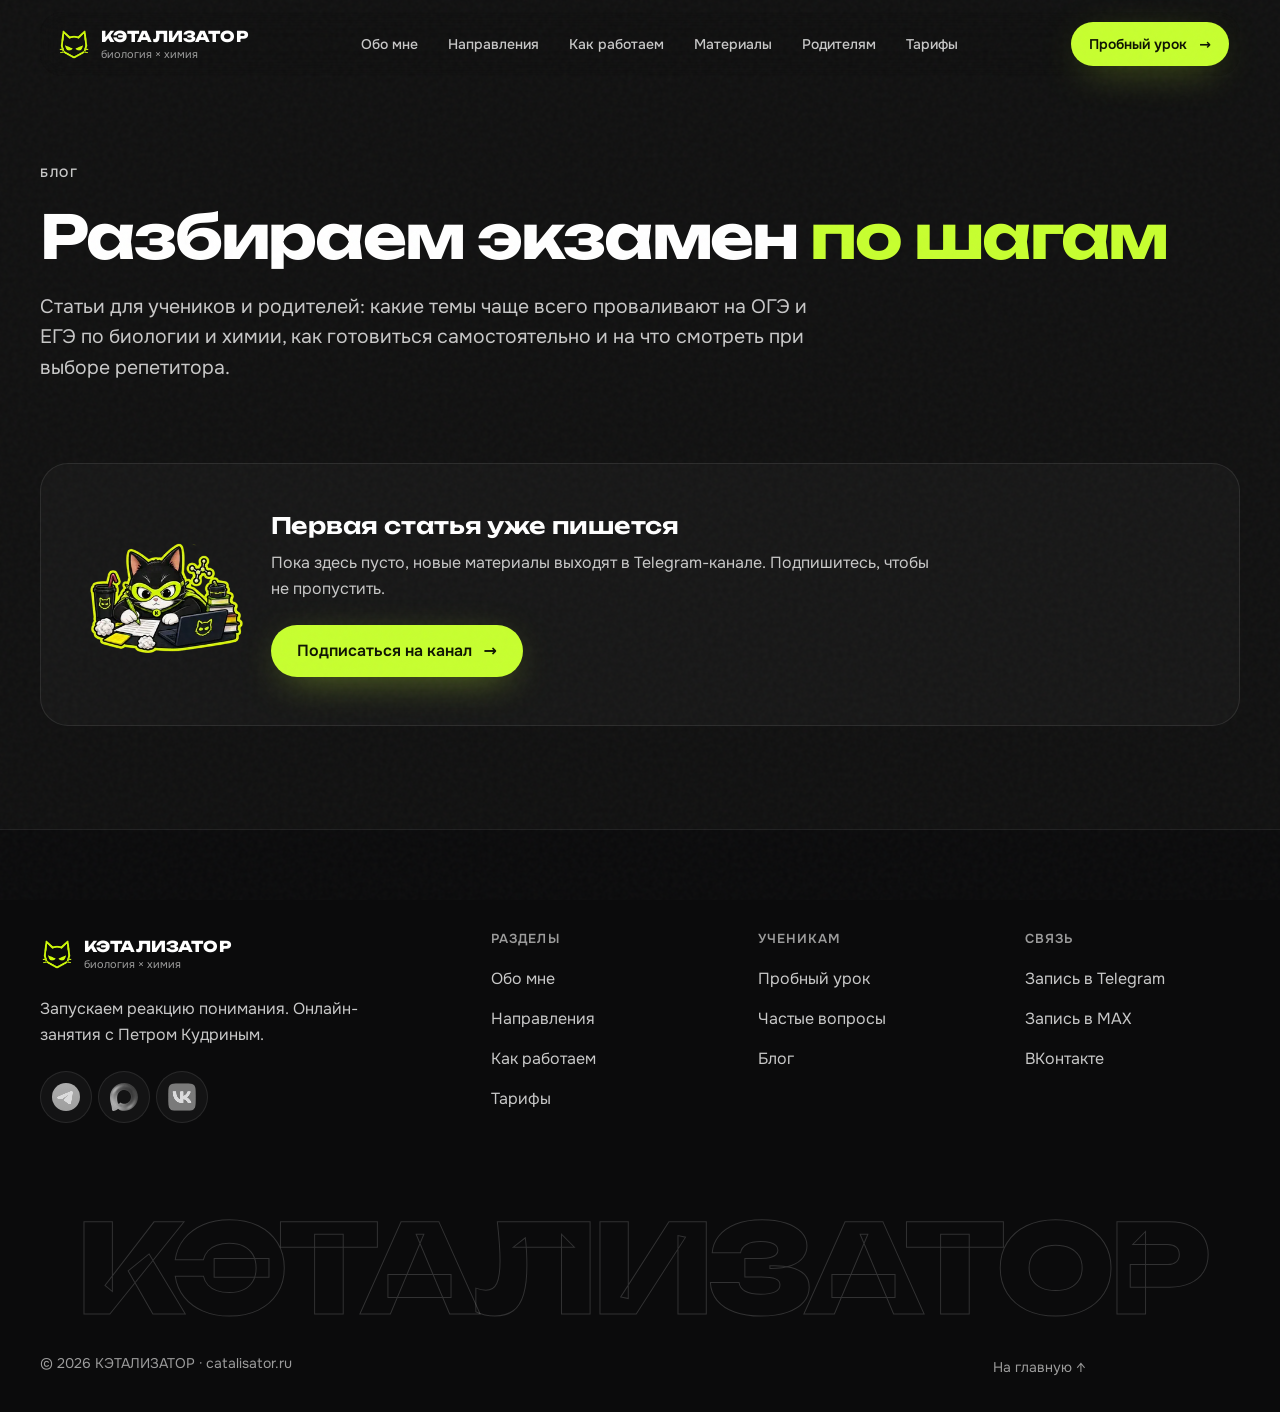
<file: blog/index.html>
<!doctype html>
<html lang="ru" class="no-js">
<head>
  <meta charset="utf-8" />
  <meta name="viewport" content="width=device-width, initial-scale=1, viewport-fit=cover" />
  <script>document.documentElement.className='js';</script>
  <title>Блог о подготовке к ОГЭ и ЕГЭ по биологии и химии | КЭТАЛИЗАТОР</title>
  <meta name="description" content="Статьи о подготовке к ОГЭ и ЕГЭ по биологии и химии: частые ошибки на экзамене, разбор сложных тем, советы по самостоятельной подготовке. Пишет Пётр Кудрин." />
  <meta name="robots" content="index, follow, max-image-preview:large" />
  <link rel="canonical" href="https://catalisator.ru/blog/" />
  <meta name="theme-color" content="#111111" />
  <meta name="color-scheme" content="dark" />

  <link rel="icon" href="/favicon.ico" sizes="any" />
  <link rel="icon" href="/assets/favicon-32.png" type="image/png" sizes="32x32" />
  <link rel="apple-touch-icon" href="/assets/apple-touch-icon.png" />
  <link rel="manifest" href="/site.webmanifest" />

  <meta property="og:type" content="website" />
  <meta property="og:locale" content="ru_RU" />
  <meta property="og:site_name" content="КЭТАЛИЗАТОР" />
  <meta property="og:title" content="Блог КЭТАЛИЗАТОР: подготовка к ОГЭ и ЕГЭ по биологии и химии" />
  <meta property="og:description" content="Частые ошибки на экзамене, разбор сложных тем, советы по самостоятельной подготовке." />
  <meta property="og:image" content="https://catalisator.ru/assets/og-image.jpg" />
  <meta property="og:url" content="https://catalisator.ru/blog/" />
  <meta name="twitter:card" content="summary_large_image" />
  <meta name="twitter:image" content="https://catalisator.ru/assets/og-image.jpg" />

  <link rel="preload" href="/assets/fonts/unbounded-cyr.woff2" as="font" type="font/woff2" crossorigin />
  <link rel="preload" href="/assets/fonts/onest-cyr.woff2" as="font" type="font/woff2" crossorigin />
  <link rel="stylesheet" href="/styles.css" />

  <!-- Yandex.Metrika counter -->
  <script type="text/javascript">
      (function(m,e,t,r,i,k,a){
          m[i]=m[i]||function(){(m[i].a=m[i].a||[]).push(arguments)};
          m[i].l=1*new Date();
          for (var j = 0; j < document.scripts.length; j++) {if (document.scripts[j].src === r) { return; }}
          k=e.createElement(t),a=e.getElementsByTagName(t)[0],k.async=1,k.src=r,a.parentNode.insertBefore(k,a)
      })(window, document,'script','https://mc.yandex.ru/metrika/tag.js?id=112295779', 'ym');

      ym(112295779, 'init', {ssr:true, webvisor:true, clickmap:true, ecommerce:"dataLayer", referrer: document.referrer, url: location.href, accurateTrackBounce:true, trackLinks:true});
  </script>
  <!-- /Yandex.Metrika counter -->

  <!-- Google tag (gtag.js) -->
  <script async src="https://www.googletagmanager.com/gtag/js?id=G-RV0N1HMJJD"></script>
  <script>
    window.dataLayer = window.dataLayer || [];
    function gtag(){dataLayer.push(arguments);}
    gtag('js', new Date());
    gtag('config', 'G-RV0N1HMJJD');
  </script>

  <script type="application/ld+json">
  {
    "@context": "https://schema.org",
    "@graph": [
      {
        "@type": "Blog",
        "name": "Блог КЭТАЛИЗАТОР",
        "description": "Статьи о подготовке к ОГЭ и ЕГЭ по биологии и химии.",
        "url": "https://catalisator.ru/blog/",
        "inLanguage": "ru",
        "publisher": { "@type": "EducationalOrganization", "@id": "https://catalisator.ru/#org", "name": "КЭТАЛИЗАТОР", "url": "https://catalisator.ru/" },
        "author": { "@type": "Person", "@id": "https://catalisator.ru/#peter", "name": "Пётр Кудрин" }
      },
      {
        "@type": "BreadcrumbList",
        "itemListElement": [
          { "@type": "ListItem", "position": 1, "name": "Главная", "item": "https://catalisator.ru/" },
          { "@type": "ListItem", "position": 2, "name": "Блог", "item": "https://catalisator.ru/blog/" }
        ]
      }
    ]
  }
  </script>
</head>
<body>
  <noscript><div><img src="https://mc.yandex.ru/watch/112295779" style="position:absolute; left:-9999px;" alt="" /></div></noscript>
  <a class="skip-link" href="#main">Перейти к содержанию</a>
  <div class="grain" aria-hidden="true"></div>
  <div id="scroll-sentinel" aria-hidden="true" style="position:absolute;top:0;left:0;height:40px;width:1px"></div>

  <header class="site-header">
    <div class="header-bar">
      <a class="brand" href="/" aria-label="КЭТАЛИЗАТОР, на главную">
        <img src="/assets/brand-mark.webp" alt="" width="241" height="234" />
        <span class="brand-name"><strong>КЭТАЛИЗАТОР</strong><small>биология × химия</small></span>
      </a>
      <nav class="nav" aria-label="Основная навигация">
        <a href="/#about">Обо мне</a>
        <a href="/#formats">Направления</a>
        <a href="/#method">Как работаем</a>
        <a href="/#materials">Материалы</a>
        <a href="/#parents">Родителям</a>
        <a href="/#tariffs">Тарифы</a>
      </nav>
      <div class="header-actions">
        <a class="btn btn-primary btn-sm magnetic" href="/#trial">Пробный урок <span class="arrow" aria-hidden="true">→</span></a>
        <button class="menu-btn" type="button" aria-expanded="false" aria-controls="menu" aria-label="Открыть меню"><span></span><span></span></button>
      </div>
    </div>
  </header>

  <div class="sheet" id="menu" aria-hidden="true">
    <div class="sheet-backdrop" data-close></div>
    <div class="sheet-panel" role="dialog" aria-modal="true" aria-label="Меню">
      <div class="sheet-head">
        <a class="brand" href="/" aria-label="КЭТАЛИЗАТОР, на главную"><img src="/assets/brand-mark.webp" alt="" width="241" height="234" loading="lazy" /><span class="brand-name"><strong>КЭТАЛИЗАТОР</strong></span></a>
        <button class="sheet-close" type="button" data-close aria-label="Закрыть меню">×</button>
      </div>
      <nav class="sheet-nav" aria-label="Меню разделов">
        <a href="/#about">Обо мне</a>
        <a href="/#formats">Направления</a>
        <a href="/#method">Как работаем</a>
        <a href="/#materials">Материалы</a>
        <a href="/#parents">Родителям</a>
        <a href="/#tariffs">Тарифы</a>
      </nav>
      <div class="sheet-foot"><a class="btn btn-primary btn-lg" href="/#trial">Пробный урок <span class="arrow" aria-hidden="true">→</span></a></div>
    </div>
  </div>

  <main id="main">
    <section class="blog-hero" aria-labelledby="blog-title">
      <div class="container">
        <p class="eyebrow">Блог</p>
        <h1 class="h1" id="blog-title" style="margin-top:22px">Разбираем экзамен <span class="lime">по шагам</span></h1>
        <p class="lead">Статьи для учеников и родителей: какие темы чаще всего проваливают на ОГЭ и ЕГЭ по биологии и химии, как готовиться самостоятельно и на что смотреть при выборе репетитора.</p>
      </div>
    </section>

    <section class="section" style="padding-top:40px" aria-label="Статьи блога">
      <div class="container">
        <article class="blog-empty" data-reveal>
          <img src="/assets/ket-working-256.webp" srcset="/assets/ket-working-256.webp 256w, /assets/ket-working-512.webp 512w" sizes="170px" width="256" height="256" alt="" loading="lazy" decoding="async" />
          <div>
            <h2 class="h3">Первая статья уже пишется</h2>
            <p class="body">Пока здесь пусто, новые материалы выходят в Telegram-канале. Подпишитесь, чтобы не пропустить.</p>
            <a class="btn btn-primary" data-social="telegram" href="https://t.me/catalisator_rep" target="_blank" rel="noopener noreferrer">Подписаться на канал <span class="arrow" aria-hidden="true">→</span></a>
          </div>
        </article>
      </div>
    </section>
  </main>

  <footer class="footer">
    <div class="container">
      <div class="footer-top">
        <div class="footer-brand">
          <a class="brand" href="/" aria-label="КЭТАЛИЗАТОР, на главную">
            <img src="/assets/brand-mark.webp" alt="" width="241" height="234" loading="lazy" />
            <span class="brand-name"><strong>КЭТАЛИЗАТОР</strong><small>биология × химия</small></span>
          </a>
          <p>Запускаем реакцию понимания. Онлайн-занятия с Петром Кудриным.</p>
          <div class="socials socials-lg">
            <a class="social" data-social="telegram" href="https://t.me/catalisator_rep" target="_blank" rel="noopener noreferrer" aria-label="Telegram-канал"><img src="/assets/telegram.svg" alt="" width="28" height="28" loading="lazy" /></a>
            <a class="social" data-social="max" href="https://max.ru/u/f9LHodD0cOKz8u-ONa0H9h4THAJk7FckAPWvpkYEHCgTTvvI0jmM8DdzvXI" target="_blank" rel="noopener noreferrer" aria-label="MAX"><img src="/assets/max.svg" alt="" width="28" height="28" loading="lazy" /></a>
            <a class="social" data-social="vk" href="https://vk.ru/catalizator_rep" target="_blank" rel="noopener noreferrer" aria-label="ВКонтакте"><img src="/assets/vk.svg" alt="" width="28" height="28" loading="lazy" /></a>
            <a class="social" data-social="youtube" href="#" target="_blank" rel="noopener noreferrer" aria-label="YouTube" hidden><img src="/assets/youtube.svg" alt="" width="28" height="28" loading="lazy" /></a>
          </div>
        </div>
        <nav class="footer-col" aria-labelledby="f-nav">
          <h2 id="f-nav">Разделы</h2>
          <ul>
            <li><a href="/#about">Обо мне</a></li>
            <li><a href="/#formats">Направления</a></li>
            <li><a href="/#method">Как работаем</a></li>
            <li><a href="/#tariffs">Тарифы</a></li>
          </ul>
        </nav>
        <nav class="footer-col" aria-labelledby="f-students">
          <h2 id="f-students">Ученикам</h2>
          <ul>
            <li><a href="/#trial">Пробный урок</a></li>
            <li><a href="/#faq">Частые вопросы</a></li>
            <li><a href="/blog/" aria-current="page">Блог</a></li>
          </ul>
        </nav>
        <div class="footer-col">
          <h2>Связь</h2>
          <ul>
            <li><a data-booking="telegram" href="https://t.me/catalisator_rep_bot" target="_blank" rel="noopener noreferrer">Запись в Telegram</a></li>
            <li><a data-booking="max" href="https://max.ru/u/f9LHodD0cOKz8u-ONa0H9h4THAJk7FckAPWvpkYEHCgTTvvI0jmM8DdzvXI" target="_blank" rel="noopener noreferrer">Запись в MAX</a></li>
            <li><a data-social="vk" href="https://vk.ru/catalizator_rep" target="_blank" rel="noopener noreferrer">ВКонтакте</a></li>
          </ul>
        </div>
      </div>
      <p class="wordmark" aria-hidden="true">КЭТАЛИЗАТОР</p>
      <div class="footer-bottom">
        <span>© <span data-year>2026</span> КЭТАЛИЗАТОР · catalisator.ru</span>
        <a href="/">На главную ↑</a>
      </div>
    </div>
  </footer>

  <script src="/app.js" defer></script>
</body>
</html>
</file>
<file: styles.css>
/* =====================================================================
   КЭТАЛИЗАТОР · design system v6
   Native CSS, без сборки. Тема одна: тёмная (фирменный #111).
   Breakpoints (для справки, в media-запросах переменные не работают):
   sm 480 · md 768 · lg 1024 · xl 1280 · 2xl 1536
   ===================================================================== */

@font-face{font-family:"Unbounded";src:url("assets/fonts/unbounded-cyr.woff2") format("woff2");font-weight:400 800;font-display:swap;unicode-range:U+0301,U+0400-045F,U+0490-0491,U+04B0-04B1,U+2116}
@font-face{font-family:"Unbounded";src:url("assets/fonts/unbounded-lat.woff2") format("woff2");font-weight:400 800;font-display:swap;unicode-range:U+0000-00FF,U+0131,U+0152-0153,U+02BB-02BC,U+02C6,U+02DA,U+02DC,U+0304,U+0308,U+0329,U+2000-206F,U+20AC,U+2122,U+2191,U+2193,U+2212,U+2215,U+FEFF,U+FFFD}
@font-face{font-family:"Onest";src:url("assets/fonts/onest-cyr.woff2") format("woff2");font-weight:400 700;font-display:swap;unicode-range:U+0301,U+0400-045F,U+0490-0491,U+04B0-04B1,U+2116}
@font-face{font-family:"Onest";src:url("assets/fonts/onest-lat.woff2") format("woff2");font-weight:400 700;font-display:swap;unicode-range:U+0000-00FF,U+0131,U+0152-0153,U+02BB-02BC,U+02C6,U+02DA,U+02DC,U+0304,U+0308,U+0329,U+2000-206F,U+20AC,U+2122,U+2191,U+2193,U+2212,U+2215,U+FEFF,U+FFFD}

:root{
  color-scheme:dark;

  /* color */
  --bg:#111111;
  --bg-deep:#0b0b0c;
  --bg-raise:#171717;
  --surface:rgba(255,255,255,.035);
  --surface-2:rgba(255,255,255,.06);
  --surface-3:rgba(255,255,255,.09);
  --line:rgba(255,255,255,.09);
  --line-2:rgba(255,255,255,.16);
  --text:#ffffff;
  --text-2:#c8c8c8;
  --text-3:#9c9c9c;
  --lime:#c7ff2f;
  --lime-ink:#0e1402;
  --lime-soft:rgba(199,255,47,.12);
  --blue:#4169ff;
  --blue-text:#8ea4ff;
  --blue-soft:rgba(65,105,255,.14);
  --grad:linear-gradient(100deg,var(--lime),var(--blue));

  /* type */
  --font-display:"Unbounded","Arial Black",system-ui,sans-serif;
  --font-body:"Onest",system-ui,-apple-system,"Segoe UI",Roboto,sans-serif;
  --fs-h1:clamp(34px,4.3vw + 16px,90px);
  --fs-h2:clamp(28px,2.6vw + 14px,58px);
  --fs-h3:clamp(19px,.6vw + 15px,24px);
  --fs-lead:clamp(17px,.35vw + 15px,20px);
  --fs-body:16px;

  /* space */
  --gutter:clamp(16px,4vw,40px);
  --container:1320px;
  --section:clamp(80px,8vw,124px);
  --gap:clamp(16px,2vw,28px);

  /* shape: кнопки и чипы pill, карточки 28, вложенные 18, мелочь 12 */
  --r-lg:28px;
  --r-md:18px;
  --r-sm:12px;
  --r-pill:999px;

  /* depth */
  --shadow-1:0 1px 0 rgba(255,255,255,.06) inset,0 20px 60px -30px rgba(0,0,0,.8);
  --shadow-2:0 1px 0 rgba(255,255,255,.08) inset,0 40px 120px -40px rgba(0,0,0,.9);
  --glow-lime:0 0 0 1px rgba(199,255,47,.35),0 18px 50px -18px rgba(199,255,47,.45);

  /* motion */
  --ease-out:cubic-bezier(.16,1,.3,1);
  --ease-io:cubic-bezier(.65,0,.35,1);
  --ease-spring:cubic-bezier(.34,1.56,.64,1);
  --d-1:.18s;
  --d-2:.42s;
  --d-3:.8s;

  /* layers */
  --z-float:5;
  --z-header:50;
  --z-dock:55;
  --z-sheet:60;
  --z-grain:80;

  --header-h:64px;
}

/* ---------- reset ---------- */
*,*::before,*::after{box-sizing:border-box}
html{-webkit-text-size-adjust:100%;text-size-adjust:100%;scroll-behavior:smooth;scroll-padding-top:96px}
body{margin:0;background:var(--bg);color:var(--text);font:400 var(--fs-body)/1.6 var(--font-body);-webkit-font-smoothing:antialiased;-moz-osx-font-smoothing:grayscale;overflow-x:clip}
img,svg,picture{display:block;max-width:100%}
img{height:auto}
a{color:inherit;text-decoration:none}
button{font:inherit;color:inherit;background:none;border:0;padding:0;cursor:pointer}
h1,h2,h3,h4,p,figure,blockquote,ul,ol,dl,dd{margin:0}
ul,ol{padding:0;list-style:none}
:focus-visible{outline:2px solid var(--lime);outline-offset:3px;border-radius:6px}
::selection{background:var(--lime);color:var(--lime-ink)}
[hidden]{display:none!important}
.sr-only{position:absolute!important;width:1px;height:1px;padding:0;margin:-1px;overflow:hidden;clip:rect(0,0,0,0);white-space:nowrap;border:0}
.skip-link{position:fixed;left:16px;top:-60px;z-index:100;background:var(--lime);color:var(--lime-ink);padding:12px 18px;border-radius:var(--r-pill);font-weight:700;transition:top var(--d-1)}
.skip-link:focus{top:12px}
.is-locked{overflow:hidden}

.container{width:min(100% - 2*var(--gutter),var(--container));margin-inline:auto}
.section{padding-block:var(--section);position:relative}
.lime{color:var(--lime)}
.blue{color:var(--blue-text)}

/* зерно: фиксированный слой, не репейнтится при скролле */
.grain{position:fixed;inset:0;pointer-events:none;z-index:var(--z-grain);opacity:.035;background-image:url("data:image/svg+xml,%3Csvg viewBox='0 0 200 200' xmlns='http://www.w3.org/2000/svg'%3E%3Cfilter id='n'%3E%3CfeTurbulence type='fractalNoise' baseFrequency='.9' numOctaves='2' stitchTiles='stitch'/%3E%3C/filter%3E%3Crect width='100%25' height='100%25' filter='url(%23n)'/%3E%3C/svg%3E")}

/* ---------- typography ---------- */
.h1,.h2,.h3{font-family:var(--font-display);font-weight:700;letter-spacing:-.02em;text-wrap:balance}
.h2{font-size:var(--fs-h2);line-height:1.08}
.h3{font-size:var(--fs-h3);line-height:1.25;letter-spacing:-.01em;font-weight:600}
.lead{font-size:var(--fs-lead);line-height:1.55;color:var(--text-2);max-width:60ch;text-wrap:pretty}
.body{color:var(--text-2);max-width:62ch;text-wrap:pretty}
.eyebrow{display:block;font-size:12px;font-weight:600;letter-spacing:.14em;text-transform:uppercase;color:var(--text-2)}
.eyebrow b{color:var(--lime);font-weight:600;margin-inline:.5em}
.section-head{display:grid;gap:18px;margin-bottom:clamp(40px,5vw,72px);max-width:900px}

/* ---------- buttons ---------- */
.btn{--bx:0px;--by:0px;position:relative;display:inline-flex;align-items:center;justify-content:center;gap:12px;min-height:52px;padding:0 26px;border-radius:var(--r-pill);font-weight:600;font-size:16px;line-height:1;white-space:nowrap;isolation:isolate;overflow:hidden;transform:translate3d(var(--bx),var(--by),0);transition:transform var(--d-2) var(--ease-out),background-color var(--d-1),border-color var(--d-1),box-shadow var(--d-2) var(--ease-out),color var(--d-1)}
.btn:active{transform:translate3d(var(--bx),var(--by),0) scale(.97)}
.btn .arrow{display:inline-block;transition:transform var(--d-2) var(--ease-spring)}
.btn:hover .arrow{transform:translateX(5px)}
.btn-primary{background:var(--lime);color:var(--lime-ink);box-shadow:0 10px 40px -14px rgba(199,255,47,.55)}
.btn-primary:hover{box-shadow:var(--glow-lime)}
/* световой блик по кнопке */
.btn-primary::after{content:"";position:absolute;inset:0;z-index:-1;background:linear-gradient(105deg,transparent 35%,rgba(255,255,255,.65) 50%,transparent 65%);transform:translateX(-110%);transition:transform .9s var(--ease-out)}
.btn-primary:hover::after{transform:translateX(110%)}
.btn-ghost{background:var(--surface-2);border:1px solid var(--line-2);color:var(--text)}
.btn-ghost:hover{background:var(--surface-3);border-color:rgba(255,255,255,.3)}
.btn-lg{min-height:60px;padding:0 30px;font-size:17px}
.btn-sm{min-height:44px;padding:0 18px;font-size:14px}
.btn-app{min-height:64px;padding:0 28px 0 12px;gap:14px;font-size:17px}
.btn-app img{width:40px;height:40px;border-radius:50%}
.btn-app.tg{background:#fff;color:#111}
.btn-app.tg:hover{box-shadow:0 0 0 1px rgba(255,255,255,.5),0 18px 50px -18px rgba(42,171,238,.7)}
.btn-app.max{background:var(--surface-2);border:1px solid var(--line-2)}
.btn-app.max:hover{background:var(--surface-3);box-shadow:0 18px 50px -18px rgba(120,80,255,.6)}
.link{display:inline-flex;align-items:center;gap:8px;min-height:44px;color:var(--text);font-weight:600;text-decoration:underline;text-decoration-color:var(--line-2);text-underline-offset:6px;transition:text-decoration-color var(--d-1),color var(--d-1)}
.link:hover{text-decoration-color:var(--lime);color:var(--lime)}
.link .arrow{display:inline-block;transition:transform var(--d-2) var(--ease-spring)}
.link:hover .arrow{transform:translateX(4px)}

/* ---------- social icons ---------- */
.socials{display:flex;align-items:center;gap:6px}
.social{display:grid;place-items:center;width:44px;height:44px;border-radius:var(--r-pill);border:1px solid var(--line);background:var(--surface);transition:transform var(--d-2) var(--ease-spring),background-color var(--d-1),border-color var(--d-1)}
.social img{width:22px;height:22px;filter:grayscale(1) brightness(1.35);opacity:.85;transition:filter var(--d-2),opacity var(--d-2)}
.social:hover{transform:scale(1.1);border-color:var(--line-2);background:var(--surface-2)}
.social:hover img,.social:focus-visible img{filter:none;opacity:1}
.socials-lg .social{width:52px;height:52px}
.socials-lg .social img{width:28px;height:28px}

/* =====================================================================
   HEADER
   ===================================================================== */
.site-header{position:fixed;inset:12px 0 auto;z-index:var(--z-header);padding-inline:var(--gutter);pointer-events:none}
.header-bar{pointer-events:auto;max-width:1400px;margin-inline:auto;height:var(--header-h);display:flex;align-items:center;gap:16px;padding:0 10px 0 16px;border-radius:22px;border:1px solid transparent;background:rgba(17,17,17,.35);-webkit-backdrop-filter:blur(14px) saturate(140%);backdrop-filter:blur(14px) saturate(140%);transition:background-color var(--d-2),border-color var(--d-2),box-shadow var(--d-2)}
.is-scrolled .header-bar{background:rgba(20,20,20,.8);border-color:var(--line);box-shadow:0 1px 0 rgba(255,255,255,.06) inset,0 18px 50px -20px rgba(0,0,0,.9)}
.brand{display:inline-flex;align-items:center;gap:10px;flex-shrink:0;min-height:44px}
.brand img{width:34px;height:33px;transition:transform var(--d-2) var(--ease-spring)}
.brand:hover img{transform:rotate(-8deg) scale(1.08)}
.brand-name{display:grid;line-height:1}
.brand-name strong{font:800 15px/1 var(--font-display);letter-spacing:.01em}
.brand-name small{font-size:11px;color:var(--text-3);margin-top:5px}
.nav{position:relative;display:flex;align-items:center;gap:2px;margin-inline:auto}
.nav a{position:relative;z-index:1;font-size:14px;font-weight:500;color:var(--text-2);padding:11px 14px;border-radius:var(--r-pill);transition:color var(--d-1)}
.nav a:hover{color:var(--text)}
.nav a.is-active{color:var(--lime)}
.nav-indicator{position:absolute;left:0;top:50%;height:38px;width:0;margin-top:-19px;border-radius:var(--r-pill);background:var(--lime-soft);box-shadow:inset 0 0 0 1px rgba(199,255,47,.22);opacity:0;transition:transform var(--d-2) var(--ease-out),width var(--d-2) var(--ease-out),opacity var(--d-1);pointer-events:none}
.header-actions{display:flex;align-items:center;gap:10px}
.header-actions .social{width:38px;height:38px}
.header-actions .social img{width:19px;height:19px}
.menu-btn{display:none;width:48px;height:48px;border-radius:16px;background:var(--surface-2);border:1px solid var(--line);place-items:center;align-content:center}
.menu-btn span{display:block;width:18px;height:2px;background:var(--text);border-radius:2px;transition:transform var(--d-2) var(--ease-out)}
.menu-btn span+span{margin-top:5px}
.menu-btn[aria-expanded="true"] span:first-child{transform:translateY(3.5px) rotate(45deg)}
.menu-btn[aria-expanded="true"] span:last-child{transform:translateY(-3.5px) rotate(-45deg)}
@media (max-width:1279px){.header-actions .socials{display:none}}
@media (max-width:1023px){
  .nav{display:none}
  .menu-btn{display:grid}
  .header-actions{margin-left:auto}
}
@media (max-width:479px){.header-actions .btn{display:none}.brand-name small{display:none}}

/* мобильная шторка снизу */
.sheet{position:fixed;inset:0;z-index:var(--z-sheet);visibility:hidden;pointer-events:none;transition:visibility 0s .5s}
.sheet.is-open{visibility:visible;pointer-events:auto;transition:none}
.sheet-backdrop{position:absolute;inset:0;background:rgba(0,0,0,.6);-webkit-backdrop-filter:blur(6px);backdrop-filter:blur(6px);opacity:0;transition:opacity var(--d-2)}
.sheet.is-open .sheet-backdrop{opacity:1}
.sheet-panel{position:absolute;left:0;right:0;bottom:0;max-height:88dvh;overflow:auto;overscroll-behavior:contain;background:#161616;border-top:1px solid var(--line-2);border-radius:28px 28px 0 0;padding:14px var(--gutter) calc(24px + env(safe-area-inset-bottom));transform:translateY(100%);transition:transform .5s var(--ease-out)}
.sheet.is-open .sheet-panel{transform:none}
.sheet-head{display:flex;align-items:center;justify-content:space-between;margin-bottom:10px}
.sheet-close{display:grid;place-items:center;width:44px;height:44px;border-radius:50%;background:var(--surface-2);border:1px solid var(--line);font-size:22px;line-height:1}
.sheet-nav{display:grid;margin-bottom:22px}
.sheet-nav a{display:flex;align-items:center;justify-content:space-between;min-height:58px;padding:0 4px;font:600 21px/1 var(--font-display);letter-spacing:-.01em;border-bottom:1px solid var(--line)}
.sheet-nav a::after{content:"→";font-family:var(--font-body);font-size:18px;color:var(--text-3)}
.sheet-nav a.is-active{color:var(--lime)}
.sheet-foot{display:grid;gap:16px}
.sheet-foot .btn{width:100%}

/* мобильный док с CTA */
.dock{position:fixed;left:12px;right:12px;bottom:calc(12px + env(safe-area-inset-bottom));z-index:var(--z-dock);display:none;align-items:center;gap:10px;padding:8px 8px 8px 18px;border-radius:var(--r-pill);background:rgba(22,22,22,.88);border:1px solid var(--line-2);-webkit-backdrop-filter:blur(16px);backdrop-filter:blur(16px);transform:translateY(160%);transition:transform .5s var(--ease-out)}
.dock.is-visible{transform:none}
.dock p{font-size:13px;line-height:1.25;color:var(--text-2);margin-right:auto}
.dock p strong{display:block;color:var(--text);font-size:14px}
.dock .btn{min-height:48px;padding:0 20px}
@media (max-width:767px){.dock{display:flex}}

/* =====================================================================
   HERO
   ===================================================================== */
.hero{position:relative;min-height:100dvh;padding-top:calc(var(--header-h) + 64px);padding-bottom:clamp(40px,5vw,72px);overflow:hidden;isolation:isolate;display:flex;align-items:center}
.hero>.container{width:min(100% - 2*var(--gutter),var(--container))}
.hero-bg{position:absolute;inset:0;z-index:-1;pointer-events:none}
.hero-bg::before{content:"";position:absolute;inset:0;background-image:linear-gradient(var(--line) 1px,transparent 1px),linear-gradient(90deg,var(--line) 1px,transparent 1px);background-size:64px 64px;opacity:.45;-webkit-mask-image:radial-gradient(ellipse 70% 70% at 70% 40%,#000 20%,transparent 75%);mask-image:radial-gradient(ellipse 70% 70% at 70% 40%,#000 20%,transparent 75%)}
.hero-bg::after{content:"";position:absolute;width:min(900px,120vw);aspect-ratio:1;right:-12%;top:-18%;background:radial-gradient(40% 40% at 60% 40%,rgba(65,105,255,.26),transparent),radial-gradient(28% 28% at 35% 70%,rgba(199,255,47,.09),transparent)}
.hero-grid{display:grid;grid-template-columns:minmax(0,1.08fr) minmax(0,.92fr);align-items:center;gap:clamp(24px,4vw,64px)}
.hero-copy{position:relative;z-index:2}
.hero .eyebrow{margin-bottom:28px}
.h1{font-size:var(--fs-h1);line-height:1.02;letter-spacing:-.035em}
.h1 .line{display:block;overflow:hidden;padding-bottom:.06em}
.h1 .line>span{display:inline-block}
.h1 .line-outline{overflow:visible;padding-bottom:0}
.h-outline{width:7.334em;max-width:100%;height:auto;margin-top:.14em;overflow:visible}
.h-outline path{fill:none;stroke:#fff;stroke-width:1.6px;vector-effect:non-scaling-stroke;stroke-linejoin:round;stroke-dasharray:1 1;stroke-dashoffset:0}
.hero .lead{margin-top:28px;max-width:33em}
.hero-cta{display:flex;flex-wrap:wrap;gap:12px;margin-top:36px}

.hero-visual{position:relative;height:min(76dvh,740px);min-height:520px}
.reactor{position:absolute;inset:4% 0 0;display:grid;place-items:center}
.reactor svg{width:min(100%,640px);height:auto;overflow:visible}
.reactor .orbit{fill:none;stroke:rgba(255,255,255,.12);stroke-width:1}
.reactor .orbit-lime{fill:none;stroke:rgba(199,255,47,.45);stroke-width:1.5;stroke-dasharray:2 10;stroke-linecap:round}
.reactor .node{fill:var(--bg);stroke-width:2}
.reactor .node-l{stroke:var(--lime)}
.reactor .node-b{stroke:var(--blue)}
.reactor .bond{stroke:rgba(255,255,255,.2);stroke-width:1}
.reactor .spin{transform-origin:320px 320px;animation:spin 70s linear infinite}
.reactor .spin-rev{transform-origin:320px 320px;animation:spin 100s linear infinite reverse}
.hero-photo{position:absolute;left:50%;bottom:0;width:min(84%,500px);margin-left:calc(min(84%,500px) / -2);-webkit-mask-image:linear-gradient(to bottom,#000 74%,transparent 99%);mask-image:linear-gradient(to bottom,#000 74%,transparent 99%)}
.hero-photo img{width:100%;height:auto}
.hero-name{position:absolute;left:0;bottom:14%;z-index:3;display:grid;gap:2px;padding:14px 18px;border-radius:var(--r-md);background:rgba(20,20,20,.72);border:1px solid var(--line-2);-webkit-backdrop-filter:blur(12px);backdrop-filter:blur(12px);box-shadow:var(--shadow-1)}
.hero-name strong{font:600 15px/1.25 var(--font-display)}
.hero-name span{font-size:13px;color:var(--text-2)}
.hero-cat{position:absolute;z-index:4;top:2%;left:-2%;width:clamp(120px,13vw,190px)}
.hero-cat img{width:100%;filter:drop-shadow(0 20px 30px rgba(0,0,0,.5))}
.formula{position:absolute;z-index:1;font:500 13px/1 var(--font-display);color:var(--text-3);letter-spacing:.02em;white-space:nowrap}
.formula sub{font-size:.72em}
.formula.f1{top:12%;right:4%}
.formula.f2{top:46%;right:0;color:rgba(199,255,47,.75)}
.formula.f3{bottom:46%;left:0;color:rgba(142,164,255,.85)}
.depth{transition:transform 1s var(--ease-out)}

/* hero intro choreography */
.js .hero .eyebrow,.js .hero .lead,.js .hero-cta{opacity:0;transform:translateY(16px)}
.js .h1 .line>span{transform:translateY(105%)}
.js .h-outline path{stroke-dashoffset:1}
.js .hero-photo{transform:translateY(28px) scale(.97)}
.js .hero-name{opacity:0;transform:translateY(12px)}
.js .hero-cat{opacity:0;transform:translate(-60px,40px) rotate(-12deg) scale(.8)}
.js .reactor{opacity:0;transform:scale(.92)}
.is-ready .hero .eyebrow{animation:rise .7s var(--ease-out) .05s forwards}
.is-ready .h1 .line>span{animation:lineUp .9s var(--ease-out) forwards;animation-delay:calc(.1s + var(--l,0) * .09s)}
.is-ready .h-outline path{animation:draw 1.3s var(--ease-io) forwards;animation-delay:calc(.4s + var(--i) * .07s)}
.is-ready .hero .lead{animation:rise .8s var(--ease-out) .5s forwards}
.is-ready .hero-cta{animation:rise .8s var(--ease-out) .62s forwards}
.is-ready .hero-photo{animation:lineUp 1.2s var(--ease-out) forwards}
.is-ready .reactor{animation:grow 1.4s var(--ease-out) .1s forwards}
.is-ready .hero-name{animation:rise .7s var(--ease-out) .9s forwards}
.is-ready .hero-cat{animation:flyIn 1.1s var(--ease-spring) .8s forwards}
.is-ready .hero-cat img{animation:float 6s ease-in-out 2s infinite}

@keyframes rise{to{opacity:1;transform:none}}
@keyframes lineUp{to{transform:none}}
@keyframes draw{to{stroke-dashoffset:0}}
@keyframes grow{to{opacity:1;transform:none}}
@keyframes flyIn{to{opacity:1;transform:none}}
@keyframes float{0%,100%{transform:translateY(0) rotate(0)}50%{transform:translateY(-12px) rotate(2deg)}}
@keyframes spin{to{transform:rotate(360deg)}}

@media (max-width:1023px){
  .hero{min-height:auto;display:block}
  .hero-grid{grid-template-columns:1fr}
  .hero-visual{height:auto;min-height:0;aspect-ratio:1/1.05;max-width:560px;width:100%;margin-inline:auto}
}
@media (max-width:767px){
  .hero{padding-top:calc(var(--header-h) + 44px)}
  .hero .eyebrow{margin-bottom:20px;font-size:11px;letter-spacing:.1em}
  .hero .lead{margin-top:20px}
  .hero-cta{margin-top:28px}
  .hero-cta .btn{flex:1 1 100%}
  .hero-visual{aspect-ratio:1/1.12;margin-top:8px}
  .hero-name{bottom:8%;padding:11px 14px}
  .hero-name strong{font-size:14px}
  .hero-cat{left:0;top:0;width:112px}
  .formula.f1{top:6%}
  .formula.f2,.formula.f3{display:none}
}

/* ---------- proof band ---------- */
.proof{border-block:1px solid var(--line);background:linear-gradient(180deg,rgba(255,255,255,.015),transparent)}
.proof ul{display:grid;grid-template-columns:repeat(4,minmax(0,1fr))}
.proof li{display:grid;gap:6px;align-content:start;padding:28px clamp(16px,2vw,32px);border-left:1px solid var(--line)}
.proof li:first-child{border-left:0;padding-left:0}
.proof strong{font:700 clamp(22px,1.4vw + 12px,32px)/1.1 var(--font-display);letter-spacing:-.02em}
.proof li>span{font-size:14px;color:var(--text-2);line-height:1.4}
@media (max-width:1023px){
  .proof ul{grid-template-columns:repeat(2,minmax(0,1fr))}
  .proof li:nth-child(3){border-left:0;padding-left:0}
  .proof li:nth-child(n+3){border-top:1px solid var(--line)}
}
@media (max-width:479px){.proof li{padding:22px 12px}.proof li:nth-child(odd){padding-left:0}}

/* =====================================================================
   ABOUT
   ===================================================================== */
.about-grid{display:grid;grid-template-columns:minmax(0,.8fr) minmax(0,1.2fr);gap:clamp(32px,6vw,96px);align-items:start}
.about-media{position:sticky;top:110px}
.about-frame{position:relative;border-radius:220px 220px var(--r-lg) var(--r-lg);overflow:hidden;background:radial-gradient(120% 80% at 50% 0%,rgba(199,255,47,.16),transparent 60%),linear-gradient(180deg,#1b1b1b,#131313);border:1px solid var(--line);aspect-ratio:534/720}
.about-frame::before{content:"";position:absolute;inset:0;background-image:linear-gradient(var(--line) 1px,transparent 1px),linear-gradient(90deg,var(--line) 1px,transparent 1px);background-size:32px 32px;opacity:.5;-webkit-mask-image:linear-gradient(to bottom,#000,transparent 80%);mask-image:linear-gradient(to bottom,#000,transparent 80%)}
.about-frame picture{position:absolute;left:0;right:0;bottom:0}
.about-frame img{width:100%;height:auto}
.about-cap{margin-top:16px;font-size:14px;color:var(--text-3)}
.about-copy .h2{margin:18px 0 28px}
.about-copy .lead{margin-bottom:18px}
.about-copy .body+.body{margin-top:14px}
.creds{margin-top:44px;border-top:1px solid var(--line)}
.cred{display:grid;grid-template-columns:44px minmax(0,1fr);gap:20px;padding:22px 0;border-bottom:1px solid var(--line);align-items:start}
.cred-ico{display:grid;place-items:center;width:44px;height:44px;border-radius:14px;background:var(--surface-2);border:1px solid var(--line);color:var(--lime)}
.cred-ico svg{width:22px;height:22px;fill:none;stroke:currentColor;stroke-width:1.6;stroke-linecap:round;stroke-linejoin:round}
.cred:nth-child(even) .cred-ico{color:var(--blue-text)}
.cred h3{font:600 17px/1.35 var(--font-body);margin-bottom:4px}
.cred p{font-size:15px;color:var(--text-2)}
@media (max-width:1023px){
  .about-grid{grid-template-columns:1fr}
  .about-media{position:relative;top:0;max-width:400px;width:100%}
}
@media (max-width:767px){.about-media{max-width:320px;margin-inline:auto}}

/* =====================================================================
   DIRECTIONS
   ===================================================================== */
.worlds{position:relative;display:grid;grid-template-columns:repeat(2,minmax(0,1fr));gap:var(--gap)}
.world{--acc:var(--lime);--acc-soft:var(--lime-soft);--acc-text:var(--lime);position:relative;overflow:hidden;border-radius:var(--r-lg);padding:clamp(24px,3vw,44px);background:linear-gradient(160deg,var(--acc-soft),transparent 45%),var(--bg-raise);border:1px solid var(--line);display:flex;flex-direction:column;isolation:isolate}
.world.chem{--acc:var(--blue);--acc-soft:var(--blue-soft);--acc-text:var(--blue-text)}
.world-top{display:flex;align-items:center;justify-content:space-between;gap:16px}
.world-tag{display:inline-flex;align-items:center;min-height:32px;padding:0 14px;border-radius:var(--r-pill);font-size:13px;font-weight:600;color:var(--acc-text);border:1px solid var(--acc);background:var(--acc-soft)}
.world-sym{font:600 14px/1 var(--font-display);color:var(--text-3)}
.world-sym sub{font-size:.72em}
.world h3{font:700 clamp(34px,3.2vw + 12px,64px)/1 var(--font-display);letter-spacing:-.035em;margin:clamp(130px,14vw,190px) 0 16px}
.world>p{color:var(--text-2);max-width:36ch;margin-bottom:28px}
.tracks{display:grid;gap:8px}
.track{display:grid;grid-template-columns:minmax(0,1fr) auto;align-items:center;gap:12px;min-height:60px;padding:0 18px;border-radius:var(--r-md);background:rgba(17,17,17,.6);border:1px solid var(--line);transition:border-color var(--d-1),transform var(--d-2) var(--ease-out),background-color var(--d-1)}
.track:hover{border-color:var(--acc);transform:translateX(4px);background:rgba(17,17,17,.9)}
.track strong{font-weight:600}
.track-meta{display:flex;align-items:center;gap:14px;font-size:13px;color:var(--text-3)}
.track .arrow{color:var(--acc-text);font-size:18px;transition:transform var(--d-2) var(--ease-spring)}
.track:hover .arrow{transform:translateX(4px)}
.world-cat{position:absolute;z-index:-1;top:clamp(64px,6vw,76px);right:clamp(0px,1.5vw,28px);width:clamp(160px,16vw,240px);transition:transform .9s var(--ease-spring)}
.world:hover .world-cat{transform:rotate(-4deg) translateY(-6px)}
.worlds-x{position:absolute;left:50%;top:50%;z-index:2;display:grid;place-items:center;width:64px;height:64px;margin:-32px 0 0 -32px;border-radius:50%;background:var(--bg);border:1px solid var(--line-2);font:700 22px/1 var(--font-display);box-shadow:0 0 0 8px var(--bg)}
.worlds-foot{margin-top:28px;display:flex;flex-wrap:wrap;align-items:center;justify-content:space-between;gap:16px 28px}
.worlds-note{display:flex;flex-wrap:wrap;gap:10px 28px;color:var(--text-2);font-size:15px}
.worlds-note span{display:inline-flex;align-items:center;gap:10px}
.ico{width:18px;height:18px;flex-shrink:0;stroke:var(--lime);fill:none;stroke-width:2;stroke-linecap:round;stroke-linejoin:round}
@media (max-width:1023px){
  .worlds{grid-template-columns:1fr}
  .worlds-x{position:relative;left:auto;top:auto;margin:-40px auto}
}
@media (max-width:767px){.world h3{margin-top:150px}.world-cat{width:150px}}

/* spotlight border (курсор подсвечивает рамку) */
.spot{--mx:50%;--my:50%}
.spot::after{content:"";position:absolute;inset:0;border-radius:inherit;pointer-events:none;padding:1px;background:radial-gradient(420px circle at var(--mx) var(--my),rgba(255,255,255,.4),transparent 45%);-webkit-mask:linear-gradient(#000 0 0) content-box,linear-gradient(#000 0 0);-webkit-mask-composite:xor;mask:linear-gradient(#000 0 0) content-box exclude,linear-gradient(#000 0 0);opacity:0;transition:opacity var(--d-2)}
.spot:hover::after{opacity:1}

/* =====================================================================
   WHY IT WORKS
   ===================================================================== */
.why-grid{display:grid;grid-template-columns:repeat(12,minmax(0,1fr));gap:var(--gap)}
.why-chart{grid-column:span 7;grid-row:span 2;position:relative;border-radius:var(--r-lg);padding:clamp(24px,3vw,40px);background:var(--bg-raise);border:1px solid var(--line);display:flex;flex-direction:column;gap:18px;overflow:hidden}
.why-chart .h3{max-width:24ch}
.why-chart .body{font-size:15px}
.chart{width:100%;height:auto;margin-top:auto}
.chart .axis{stroke:var(--line-2);stroke-width:1.5;fill:none}
.chart .c-no{fill:none;stroke:var(--blue);stroke-width:3;stroke-linecap:round}
.chart .c-yes{fill:none;stroke:var(--lime);stroke-width:4;stroke-linecap:round}
.chart .area{fill:url(#limeFade)}
.chart text{font:500 13px var(--font-body);fill:var(--text-3)}
.chart .t-lime{fill:var(--lime)}
.chart .t-blue{fill:var(--blue-text)}
.chart .gap-line{stroke:var(--text-3);stroke-width:1;stroke-dasharray:3 5}
.js .chart .draw{stroke-dasharray:1;stroke-dashoffset:1}
.chart.is-in .draw{animation:draw 1.8s var(--ease-io) forwards}
.chart.is-in .c-yes.draw{animation-delay:.6s}
.js .chart .fade{opacity:0;transition:opacity .8s var(--ease-out) 1.6s}
.chart.is-in .fade{opacity:1}
.chart-legend{display:flex;flex-wrap:wrap;gap:8px 22px;font-size:14px;color:var(--text-2)}
.chart-legend span{display:inline-flex;align-items:center;gap:10px}
.chart-legend i{width:26px;border-top:4px solid var(--lime);border-radius:3px}
.chart-legend i.b{border-top:3px solid var(--blue)}
.why-card{grid-column:span 5;position:relative;border-radius:var(--r-lg);padding:clamp(22px,2.4vw,32px);background:var(--surface);border:1px solid var(--line);display:grid;gap:10px;align-content:start}
.why-card.alt{background:linear-gradient(140deg,rgba(65,105,255,.18),rgba(65,105,255,.03) 60%),var(--bg-raise)}
.why-card.pattern{background:radial-gradient(circle at 1px 1px,rgba(199,255,47,.18) 1px,transparent 1.5px) 0 0/18px 18px,var(--bg-raise)}
.why-card .num{font:700 13px/1 var(--font-display);color:var(--lime)}
.why-card.alt .num{color:var(--blue-text)}
.why-card p{color:var(--text-2)}
.why-row{grid-column:1/-1;display:grid;grid-template-columns:repeat(2,minmax(0,1fr));gap:var(--gap)}
.why-row .why-card{grid-column:auto}
@media (max-width:1023px){
  .why-grid{grid-template-columns:1fr}
  .why-chart,.why-card{grid-column:auto;grid-row:auto}
  .why-row{grid-template-columns:1fr}
}

/* =====================================================================
   METHOD (как проходит обучение)
   ===================================================================== */
.method-media{position:relative;border-radius:var(--r-lg);overflow:hidden;aspect-ratio:21/8.4;background:radial-gradient(80% 120% at 65% 100%,rgba(65,105,255,.28),transparent 60%),radial-gradient(60% 100% at 15% 0%,rgba(199,255,47,.10),transparent 60%),#151515;border:1px solid var(--line);margin-bottom:clamp(44px,5vw,72px)}
.method-media::before{content:"";position:absolute;inset:0;background-image:linear-gradient(var(--line) 1px,transparent 1px),linear-gradient(90deg,var(--line) 1px,transparent 1px);background-size:48px 48px;opacity:.5}
.method-media picture{position:absolute;right:2%;bottom:0;width:min(60%,740px)}
.method-media img{width:100%;height:auto}
.method-quote{position:absolute;left:clamp(20px,4vw,56px);top:50%;transform:translateY(-50%);max-width:min(40%,440px);font:600 clamp(18px,1.2vw + 10px,28px)/1.3 var(--font-display);letter-spacing:-.02em}
.method-quote span{color:var(--lime)}
.js .method-media picture{clip-path:inset(0 0 100% 0)}
.method-media.is-in picture{animation:wipe 1.2s var(--ease-out) forwards}
@keyframes wipe{to{clip-path:inset(0 0 0 0)}}
.flow{position:relative;display:grid;grid-template-columns:repeat(5,minmax(0,1fr));gap:var(--gap)}
.flow::before{content:"";position:absolute;left:22px;right:22px;top:22px;height:1px;background:linear-gradient(90deg,var(--lime),var(--blue));opacity:.5;transform-origin:left;transform:scaleX(var(--p,1));transition:transform 1.6s var(--ease-io)}
.js .flow:not(.is-in){--p:0}
.flow li{position:relative;display:grid;gap:12px;align-content:start}
.flow-dot{position:relative;z-index:1;display:grid;place-items:center;width:44px;height:44px;border-radius:50%;background:var(--bg);border:1px solid var(--line-2);font:700 13px/1 var(--font-display);color:var(--lime)}
.flow li:nth-child(even) .flow-dot{color:var(--blue-text)}
.flow h3{font:600 18px/1.3 var(--font-body)}
.flow p{font-size:15px;color:var(--text-2)}
.method-foot{margin-top:clamp(28px,4vw,48px)}
@media (max-width:1023px){
  .method-media{aspect-ratio:auto;display:flex;flex-direction:column}
  .method-quote{position:relative;left:auto;top:auto;transform:none;max-width:none;padding:28px 24px 8px}
  .method-media picture{position:relative;right:auto;width:100%;max-width:640px;margin:auto auto 0}
  .flow{grid-template-columns:1fr;gap:0}
  .flow::before{left:21px;right:auto;top:22px;bottom:40px;width:1px;height:auto;background:linear-gradient(180deg,var(--lime),var(--blue));transform-origin:top;transform:scaleY(var(--p,1))}
  .flow li{grid-template-columns:44px minmax(0,1fr);column-gap:18px;row-gap:6px;padding-bottom:28px}
  .flow li>:not(.flow-dot){grid-column:2}
  .flow-dot{grid-row:span 2}
}

/* =====================================================================
   APPROACH (без фото, цепочка реакции)
   ===================================================================== */
.approach{background:radial-gradient(60% 50% at 50% 0%,rgba(199,255,47,.06),transparent 70%)}
.approach-head{position:relative;max-width:980px}
.manifest{margin-top:22px;font:600 clamp(20px,1.4vw + 12px,32px)/1.3 var(--font-display);letter-spacing:-.02em;max-width:28ch;color:var(--text-2)}
.manifest strong{color:var(--text);font-weight:600}
.chain{position:relative;margin-top:clamp(48px,6vw,88px);display:grid;grid-template-columns:repeat(4,minmax(0,1fr));gap:clamp(28px,3vw,44px) var(--gap)}
.chain-svg{position:absolute;left:0;top:0;pointer-events:none;overflow:visible}
.chain-svg path{fill:none;stroke:url(#chainGrad);stroke-width:1.5;stroke-dasharray:1;stroke-dashoffset:var(--o,0);transition:stroke-dashoffset 2.6s var(--ease-io)}
.js .chain:not(.is-in) .chain-svg path{--o:1}
.step{position:relative;z-index:1;display:grid;gap:10px;align-content:start;padding:22px;border-radius:var(--r-md);background:#171717;border:1px solid var(--line);transition:border-color var(--d-2),transform .7s var(--ease-out),opacity .7s var(--ease-out)}
.step:hover{transform:translateY(-4px);border-color:var(--line-2)}
.atom{display:grid;place-items:center;width:44px;height:44px;border-radius:12px;border:1.5px solid var(--lime);font:700 14px/1 var(--font-display);color:var(--lime);background:var(--bg);position:relative}
.atom sup{position:absolute;top:4px;right:5px;font:500 8px/1 var(--font-body);color:var(--text-3)}
.step:nth-child(even) .atom{border-color:var(--blue);color:var(--blue-text)}
.step h3{font:600 17px/1.3 var(--font-body)}
.step p{font-size:14px;color:var(--text-2);line-height:1.5}
.js .chain:not(.is-in) .step{opacity:0;transform:translateY(18px)}
.chain.is-in .step{transition-delay:0s,calc(var(--i) * .12s),calc(var(--i) * .12s)}
.approach-cat{position:absolute;right:0;top:-10px;width:clamp(120px,12vw,180px)}
@media (max-width:1023px){.chain{grid-template-columns:repeat(2,minmax(0,1fr))}.approach-head{padding-right:140px}}
@media (max-width:767px){.chain{grid-template-columns:1fr;gap:12px}.approach-head{padding-right:0}.approach-cat{position:relative;right:auto;top:auto;width:110px;margin-bottom:16px}}

/* =====================================================================
   MATERIALS
   ===================================================================== */
.materials{overflow:hidden}
.mat-grid{display:grid;grid-template-columns:minmax(0,.85fr) minmax(0,1.15fr);gap:clamp(32px,5vw,80px);align-items:center}
.mat-types{display:flex;flex-wrap:wrap;gap:8px;margin:28px 0 32px}
.chip{display:inline-flex;align-items:center;min-height:36px;padding:0 15px;border-radius:var(--r-pill);border:1px solid var(--line-2);background:var(--surface);font-size:14px;font-weight:500;color:var(--text-2)}
.chip.hl{color:var(--lime-ink);background:var(--lime);border-color:var(--lime);font-weight:600}
.mat-tabs-label{font-size:14px;color:var(--text-3);margin-bottom:12px}
.mat-tabs{display:flex;flex-wrap:wrap;gap:8px}
.mat-tab{min-height:44px;padding:0 16px;border-radius:var(--r-pill);border:1px solid var(--line);font-size:14px;font-weight:500;color:var(--text-2);text-align:left;transition:background-color var(--d-1),color var(--d-1),border-color var(--d-1)}
.mat-tab:hover{color:var(--text);border-color:var(--line-2)}
.mat-tab[aria-selected="true"]{background:var(--surface-3);color:var(--text);border-color:var(--line-2)}
.mat-tab[aria-selected="true"].bio{box-shadow:inset 0 -2px 0 var(--lime)}
.mat-tab[aria-selected="true"].chem{box-shadow:inset 0 -2px 0 var(--blue)}
.deck-wrap{position:relative;padding:12% 12% 0 0}
.deck{position:relative;aspect-ratio:1400/860;perspective:1600px}
.deck-card{position:absolute;inset:0;display:block;width:100%;border-radius:var(--r-md);overflow:hidden;border:1px solid var(--line-2);background:#0d0d0d;box-shadow:0 30px 80px -30px rgba(0,0,0,.95);transform-origin:50% 100%;transition:transform .8s var(--ease-out),filter .6s}
.deck-card img{width:100%;height:100%;object-fit:cover;object-position:top left}
.deck-card[data-pos="0"]{transform:none;z-index:4;cursor:zoom-in}
.deck-card[data-pos="1"]{transform:translate3d(4%,-6%,-80px) rotate(3deg);z-index:3;filter:brightness(.55)}
.deck-card[data-pos="2"]{transform:translate3d(8%,-12%,-160px) rotate(6deg);z-index:2;filter:brightness(.38)}
.deck-card[data-pos="3"]{transform:translate3d(12%,-18%,-240px) rotate(9deg);z-index:1;filter:brightness(.25)}
.deck:hover .deck-card[data-pos="1"]{transform:translate3d(7%,-9%,-80px) rotate(4deg)}
.deck:hover .deck-card[data-pos="2"]{transform:translate3d(14%,-18%,-160px) rotate(8deg)}
.deck:hover .deck-card[data-pos="3"]{transform:translate3d(21%,-27%,-240px) rotate(12deg)}
.deck-zoom{position:absolute;right:14px;bottom:14px;z-index:5;display:inline-flex;align-items:center;gap:8px;min-height:44px;padding:0 16px;border-radius:var(--r-pill);background:rgba(17,17,17,.82);border:1px solid var(--line-2);font-size:13px;font-weight:600;-webkit-backdrop-filter:blur(8px);backdrop-filter:blur(8px);transition:background-color var(--d-1)}
.deck-zoom:hover{background:rgba(30,30,30,.95)}
.deck-zoom svg{width:16px;height:16px;stroke:currentColor;fill:none;stroke-width:2;stroke-linecap:round}
.mat-cat{position:absolute;left:-9%;top:-7%;z-index:6;width:clamp(110px,11vw,160px);pointer-events:none}
.mat-caption{margin-top:22px;font-size:14px;color:var(--text-3);min-height:1.6em}
@media (max-width:1023px){.mat-grid{grid-template-columns:1fr}.deck-wrap{padding:9% 9% 0 0;max-width:720px}}
@media (max-width:767px){.mat-cat{width:92px;left:-2%;top:-4%}.deck-zoom span:not(.sr-only){display:none}}

.lightbox{border:0;padding:0;background:transparent;max-width:min(96vw,1400px);max-height:92dvh;overflow:visible;color:var(--text)}
.lightbox::backdrop{background:rgba(0,0,0,.84);-webkit-backdrop-filter:blur(8px);backdrop-filter:blur(8px)}
.lightbox img{max-height:84dvh;width:auto;max-width:100%;border-radius:var(--r-md);border:1px solid var(--line-2)}
.lightbox form{position:absolute;right:0;top:-56px}
.lightbox .close{display:grid;place-items:center;width:44px;height:44px;border-radius:50%;background:var(--surface-3);border:1px solid var(--line-2);font-size:22px;line-height:1}
.lightbox[open]{animation:pop .4s var(--ease-out)}
@keyframes pop{from{opacity:0;transform:scale(.96)}}

/* =====================================================================
   PARENTS (кабинет)
   ===================================================================== */
.parents-grid{display:grid;grid-template-columns:minmax(0,.9fr) minmax(0,1.1fr);gap:clamp(32px,5vw,80px);align-items:center}
.parents-copy .h2{margin:18px 0 22px}
.sees{margin-top:32px;display:grid;grid-template-columns:repeat(2,minmax(0,1fr));gap:10px}
.sees li{display:flex;align-items:center;gap:12px;min-height:52px;padding:0 16px;border-radius:var(--r-sm);background:var(--surface);border:1px solid var(--line);font-size:15px}
.privacy{margin-top:20px;display:flex;align-items:center;gap:10px;font-size:14px;color:var(--text-3)}
.privacy .ico{stroke:var(--text-3)}
.app-stage{position:relative;padding:6% 4% 8% 0}
.app{position:relative;border-radius:22px;background:#161616;border:1px solid var(--line-2);box-shadow:var(--shadow-2);overflow:hidden;transform:perspective(1800px) rotateY(-9deg) rotateX(4deg);transition:transform 1s var(--ease-out)}
.app-stage:hover .app{transform:perspective(1800px) rotateY(-3deg) rotateX(1deg)}
.app-bar{display:flex;align-items:center;gap:8px;height:42px;padding:0 16px;border-bottom:1px solid var(--line);background:#1b1b1b}
.app-bar i{width:10px;height:10px;border-radius:50%;background:#333}
.app-url{margin-left:12px;flex:1;max-width:320px;height:24px;border-radius:8px;background:#232323;font-size:12px;color:var(--text-3);display:flex;align-items:center;padding:0 10px}
.app-body{display:grid;gap:14px;padding:clamp(16px,2vw,24px)}
.app-head{display:flex;align-items:center;justify-content:space-between;gap:12px}
.app-head strong{font:600 16px/1.2 var(--font-display)}
.app-head small{display:block;margin-top:4px;color:var(--text-3);font-size:13px}
.badge{display:inline-flex;align-items:center;min-height:26px;padding:0 10px;border-radius:var(--r-pill);font-size:12px;font-weight:600;background:var(--lime-soft);color:var(--lime);white-space:nowrap}
.app-stats{display:grid;grid-template-columns:repeat(3,minmax(0,1fr));gap:10px}
.stat{padding:14px;border-radius:var(--r-sm);background:var(--surface);border:1px solid var(--line)}
.stat b{display:block;font:700 26px/1 var(--font-display);letter-spacing:-.02em}
.stat span{display:block;margin-top:6px;font-size:12px;color:var(--text-3);line-height:1.3}
.stat.hl b{color:var(--lime)}
.app-row{display:grid;grid-template-columns:1.2fr 1fr;gap:10px}
.panel{padding:14px;border-radius:var(--r-sm);background:var(--surface);border:1px solid var(--line)}
.panel h4{font-size:12px;font-weight:600;color:var(--text-3);letter-spacing:.04em;margin-bottom:10px}
.hw{display:grid;gap:9px}
.hw li{display:flex;align-items:center;justify-content:space-between;gap:10px;font-size:13px}
.grade{display:grid;place-items:center;min-width:26px;height:26px;border-radius:8px;font:700 13px/1 var(--font-display);background:var(--lime);color:var(--lime-ink)}
.grade.b{background:var(--blue);color:#fff}
.grade.w{background:var(--surface-3);color:var(--text-2);font-family:var(--font-body);font-weight:500;font-size:11px;padding:0 8px}
.spark{width:100%;height:auto}
.spark path{fill:none;stroke:var(--lime);stroke-width:2.5;stroke-linecap:round;stroke-linejoin:round}
.spark .fill{fill:url(#sparkFade);stroke:none}
.spark circle{fill:#161616;stroke:var(--lime);stroke-width:2}
.note{position:absolute;z-index:2;display:grid;gap:8px;padding:14px 16px;border-radius:var(--r-md);background:rgba(28,28,28,.92);border:1px solid var(--line-2);box-shadow:var(--shadow-2);-webkit-backdrop-filter:blur(10px);backdrop-filter:blur(10px);max-width:270px;font-size:13px;line-height:1.45}
.note.n1{left:-7%;bottom:0}
.note.n2{right:0;top:0;display:flex;align-items:center;gap:10px}
.note .who{display:flex;align-items:center;gap:8px;font-size:12px;color:var(--text-3);font-weight:600}
.note .who img{width:26px;height:26px;border-radius:50%;background:#111;padding:4px}
.app-disclaimer{margin-top:14px;font-size:12px;color:var(--text-3)}
.parents-cat{position:absolute;right:-4%;bottom:-2%;z-index:3;width:clamp(96px,9vw,136px)}
.js .app-stage .note{opacity:0;transform:translateY(16px);transition:opacity .7s var(--ease-out),transform .7s var(--ease-out)}
.app-stage.is-in .note{opacity:1;transform:none}
.app-stage.is-in .note.n1{transition-delay:.5s}
.app-stage.is-in .note.n2{transition-delay:.8s}
@media (max-width:1023px){.parents-grid{grid-template-columns:1fr}.app,.app-stage:hover .app{transform:none}}
@media (max-width:767px){
  .sees{grid-template-columns:1fr}
  .app-stage{padding:0 0 8px}
  .app-row{grid-template-columns:1fr}
  .app-stats{gap:6px}
  .stat{padding:12px 10px}
  .stat b{font-size:22px}
  .note{position:relative;left:auto;right:auto;top:auto;bottom:auto;max-width:none;margin-top:12px}
  .note.n2{display:none}
  .parents-cat{display:none}
  .app-disclaimer{text-align:left}
}

/* =====================================================================
   TARIFFS
   ===================================================================== */
.plans{display:grid;grid-template-columns:1fr 1.08fr 1fr;gap:var(--gap);align-items:stretch}
.plan{position:relative;display:flex;flex-direction:column;gap:20px;padding:clamp(24px,2.6vw,36px);border-radius:var(--r-lg);background:var(--bg-raise);border:1px solid var(--line);transition:transform var(--d-2) var(--ease-out),border-color var(--d-2)}
.plan:hover{transform:translateY(-6px);border-color:var(--line-2)}
.plan.featured{background:linear-gradient(170deg,rgba(199,255,47,.10),transparent 40%),#1a1a1a;border-color:rgba(199,255,47,.4);box-shadow:0 30px 90px -40px rgba(199,255,47,.35)}
.plan-head{display:flex;align-items:center;justify-content:space-between;gap:10px;min-height:26px}
.plan-name{font:700 15px/1 var(--font-display);letter-spacing:.06em}
.plan-count{display:flex;align-items:baseline;flex-wrap:wrap;gap:4px 12px;font:700 clamp(46px,3.4vw + 14px,72px)/1 var(--font-display);letter-spacing:-.04em}
.plan-count .plus{color:var(--lime)}
.plan-count small{font:500 15px/1.2 var(--font-body);letter-spacing:0;color:var(--text-3)}
.dots{display:grid;grid-template-columns:repeat(11,minmax(0,1fr));gap:6px;max-width:300px;min-height:18px}
.dots i{aspect-ratio:1;border-radius:50%;background:rgba(255,255,255,.24);transition:transform .5s var(--ease-spring);transition-delay:calc(var(--i) * 22ms)}
.dots i.bonus{background:var(--lime);box-shadow:0 0 12px rgba(199,255,47,.5)}
.js .plan:not(.is-in) .dots i{transform:scale(0)}
.dots-legend{display:flex;flex-wrap:wrap;gap:6px 16px;font-size:13px;color:var(--text-3)}
.dots-legend span{display:inline-flex;align-items:center;gap:8px}
.dots-legend i{width:8px;height:8px;border-radius:50%;background:rgba(255,255,255,.24)}
.dots-legend i.bonus{background:var(--lime)}
.plan-for{font-size:15px;color:var(--text-2);line-height:1.5}
.plan ul{display:grid;gap:10px;padding-top:18px;border-top:1px solid var(--line)}
.plan li{display:flex;gap:10px;font-size:15px;color:var(--text-2)}
.plan li::before{content:"";flex-shrink:0;width:6px;height:6px;margin-top:.62em;border-radius:50%;background:var(--text-3)}
.plan.featured li::before{background:var(--lime)}
.plan .btn{margin-top:auto;width:100%}
.referral{margin-top:var(--gap);position:relative;display:grid;grid-template-columns:auto minmax(0,1fr) auto;align-items:center;gap:clamp(18px,3vw,40px);padding:clamp(22px,3vw,36px);border-radius:var(--r-lg);border:1px dashed rgba(199,255,47,.4);background:rgba(199,255,47,.04);overflow:hidden}
.referral-num{font:800 clamp(40px,3vw + 14px,64px)/1 var(--font-display);letter-spacing:-.04em;background:var(--grad);-webkit-background-clip:text;background-clip:text;color:transparent}
.referral h3{font:600 20px/1.3 var(--font-display);margin-bottom:6px}
.referral p{color:var(--text-2);max-width:58ch}
.referral img{width:clamp(96px,9vw,128px);margin:-20px 0}
.price-note{margin-top:18px;font-size:14px;color:var(--text-3)}
@media (max-width:1023px){.plans{grid-template-columns:1fr;max-width:560px;margin-inline:auto}.referral{grid-template-columns:1fr auto}.referral-num{grid-column:1/-1}}
@media (max-width:479px){.referral{grid-template-columns:1fr}.referral img{display:none}}

/* =====================================================================
   FAQ
   ===================================================================== */
.faq-grid{display:grid;grid-template-columns:minmax(0,.7fr) minmax(0,1.3fr);gap:clamp(32px,5vw,80px);align-items:start}
.faq-side{position:sticky;top:110px}
.faq-side .body{margin-top:18px}
.faq-side img{width:clamp(120px,11vw,170px);margin-top:28px}
.faq-list{display:grid;gap:10px}
.qa{border-radius:var(--r-md);background:var(--surface);border:1px solid var(--line);transition:border-color var(--d-1),background-color var(--d-1)}
.qa[open]{background:var(--surface-2);border-color:var(--line-2)}
.qa summary{list-style:none;display:flex;align-items:center;justify-content:space-between;gap:18px;min-height:64px;padding:16px 22px;cursor:pointer;font-weight:600;font-size:17px;line-height:1.35}
.qa summary::-webkit-details-marker{display:none}
.qa summary::after{content:"";flex-shrink:0;width:28px;height:28px;border-radius:50%;background:var(--surface-3) url("data:image/svg+xml,%3Csvg xmlns='http://www.w3.org/2000/svg' viewBox='0 0 24 24' fill='none' stroke='%23c7ff2f' stroke-width='2' stroke-linecap='round'%3E%3Cpath d='M12 6v12M6 12h12'/%3E%3C/svg%3E") center/16px no-repeat;transition:transform var(--d-2) var(--ease-spring)}
.qa[open] summary::after{transform:rotate(45deg)}
.qa .a{padding:0 22px 22px;color:var(--text-2);max-width:64ch}
@media (max-width:1023px){.faq-grid{grid-template-columns:1fr}.faq-side{position:relative;top:0}.faq-side img{display:none}}

/* =====================================================================
   TRIAL
   ===================================================================== */
.trial-card{position:relative;overflow:hidden;isolation:isolate;display:grid;grid-template-columns:minmax(0,1.25fr) minmax(0,.75fr);gap:clamp(24px,4vw,56px);align-items:end;padding:clamp(28px,5vw,72px) clamp(24px,5vw,72px) 0;border-radius:36px;background:radial-gradient(80% 90% at 100% 100%,rgba(65,105,255,.35),transparent 60%),radial-gradient(70% 80% at 0% 0%,rgba(199,255,47,.14),transparent 55%),#161616;border:1px solid var(--line-2)}
.trial-card::before{content:"";position:absolute;inset:0;z-index:-1;background-image:linear-gradient(var(--line) 1px,transparent 1px),linear-gradient(90deg,var(--line) 1px,transparent 1px);background-size:56px 56px;opacity:.5;-webkit-mask-image:linear-gradient(90deg,#000,transparent 70%);mask-image:linear-gradient(90deg,#000,transparent 70%)}
.trial-copy{padding-bottom:clamp(28px,5vw,72px)}
.trial-copy .h2{font-size:clamp(30px,3.2vw + 12px,66px)}
.trial-copy .lead{margin-top:22px}
.trial-steps{margin-top:26px;display:flex;flex-wrap:wrap;gap:8px}
.trial-cta{margin-top:36px;display:flex;flex-wrap:wrap;gap:12px}
.trial-photo{position:relative;align-self:end;justify-self:end;width:100%;max-width:500px}
.trial-photo picture img{width:100%;height:auto;-webkit-mask-image:linear-gradient(to bottom,#000 70%,transparent 98%);mask-image:linear-gradient(to bottom,#000 70%,transparent 98%)}
.trial-cat{position:absolute;left:-14%;top:26%;z-index:2;width:clamp(96px,9vw,130px);opacity:0;transform:translate(24px,24px) scale(.6) rotate(10deg);transition:opacity .4s var(--ease-out),transform .6s var(--ease-spring)}
.trial-card.is-react .trial-cat{opacity:1;transform:none}
@media (max-width:1023px){
  .trial-card{grid-template-columns:1fr}
  .trial-copy{padding-bottom:0}
  .trial-photo{justify-self:center;max-width:300px}
  .trial-cat{left:-18%}
}
@media (max-width:767px){.trial-cta .btn{flex:1 1 100%}.trial-card{border-radius:28px}}

/* =====================================================================
   FOOTER
   ===================================================================== */
.footer{position:relative;padding-block:clamp(64px,8vw,110px) 28px;border-top:1px solid var(--line);overflow:hidden;background:var(--bg-deep)}
.footer-top{display:grid;grid-template-columns:minmax(0,1.3fr) repeat(3,minmax(0,.7fr));gap:clamp(28px,4vw,56px)}
.footer-brand p{margin-top:18px;color:var(--text-2);max-width:30ch}
.footer-brand .socials{margin-top:24px}
.footer-col h2{font:600 13px/1 var(--font-body);color:var(--text-3);letter-spacing:.08em;text-transform:uppercase;margin-bottom:14px}
.footer-col a{display:inline-flex;align-items:center;min-height:40px;color:var(--text-2);transition:color var(--d-1)}
.footer-col a:hover{color:var(--lime)}
.wordmark{margin-top:clamp(56px,7vw,96px);font:800 clamp(34px,9.6vw,168px)/.9 var(--font-display);letter-spacing:-.05em;color:transparent;-webkit-text-stroke:1px rgba(255,255,255,.16);white-space:nowrap;user-select:none;text-align:center}
.footer-bottom{position:relative;z-index:1;margin-top:28px;padding-right:clamp(0px,12vw,170px);display:flex;flex-wrap:wrap;justify-content:space-between;gap:10px 24px;font-size:14px;color:var(--text-3)}
.footer-bottom a{display:inline-flex;align-items:center;min-height:32px}
.footer-bottom a:hover{color:var(--text)}
.easter{position:absolute;right:clamp(16px,8vw,120px);bottom:-70px;width:120px;transition:transform .7s var(--ease-spring)}
.easter:hover{transform:translateY(-64px) rotate(-6deg)}
@media (max-width:1023px){.footer-top{grid-template-columns:1fr 1fr}.footer-brand{grid-column:1/-1}}
@media (max-width:479px){.footer-top{grid-template-columns:1fr}}
@media (max-width:767px){.footer{padding-bottom:110px}.easter{display:none}}

/* =====================================================================
   BLOG
   ===================================================================== */
.blog-hero{padding-top:calc(var(--header-h) + 100px);padding-bottom:40px}
.blog-hero .h1{font-size:clamp(34px,3.6vw + 14px,76px);line-height:1.05}
.blog-hero .lead{margin-top:24px}
.blog-empty{display:grid;grid-template-columns:auto minmax(0,1fr);gap:28px;align-items:center;padding:clamp(24px,4vw,48px);border-radius:var(--r-lg);background:var(--bg-raise);border:1px solid var(--line)}
.blog-empty img{width:clamp(110px,12vw,170px)}
.blog-empty .h3{margin-bottom:10px}
.blog-empty .btn{margin-top:24px}
@media (max-width:767px){.blog-empty{grid-template-columns:1fr}}

/* =====================================================================
   REVEALS (IntersectionObserver ставит .is-in)
   ===================================================================== */
.js [data-reveal]{opacity:0;transform:translateY(28px);transition:opacity .9s var(--ease-out),transform .9s var(--ease-out);transition-delay:var(--delay,0s)}
.js [data-reveal="scale"]{transform:scale(.94)}
.js [data-reveal="left"]{transform:translateX(-32px)}
.js [data-reveal].is-in{opacity:1;transform:none}
/* пословное появление заголовков */
.w{display:inline-block;overflow:hidden;vertical-align:top;padding-bottom:.1em;margin-bottom:-.1em}
.w>span{display:inline-block;transition:transform .9s var(--ease-out);transition-delay:calc(var(--wi) * 40ms)}
.js [data-split]:not(.is-in) .w>span{transform:translateY(110%)}

/* мягкий параллакс там, где есть scroll-driven animations */
@supports (animation-timeline:view()){
  @media (prefers-reduced-motion:no-preference){
    .parallax{animation:parallax linear both;animation-timeline:view();animation-range:cover}
    @keyframes parallax{from{translate:0 var(--pf,36px)}to{translate:0 calc(var(--pf,36px) * -1)}}
  }
}

/* =====================================================================
   REDUCED MOTION / TRANSPARENCY
   ===================================================================== */
@media (prefers-reduced-motion:reduce){
  html{scroll-behavior:auto}
  *,*::before,*::after{animation-duration:.001ms!important;animation-iteration-count:1!important;animation-delay:0s!important;transition-duration:.001ms!important;transition-delay:0s!important}
  .js [data-reveal],.js .hero .eyebrow,.js .hero .lead,.js .hero-cta,.js .hero-name,.js .hero-cat,.js .reactor,.js .app-stage .note{opacity:1!important;transform:none!important}
  .js .h1 .line>span,.js [data-split] .w>span,.js .plan .dots i{transform:none!important}
  .js .h-outline path,.js .chart .draw{stroke-dashoffset:0!important}
  .js .hero-photo{transform:none!important}
  .js .method-media picture{clip-path:none!important}
  .js .chart .fade,.js .chain .step{opacity:1!important}
  .js .chain .chain-svg path{--o:0!important}
  .js .flow{--p:1!important}
  .reactor .spin,.reactor .spin-rev,.hero-cat img{animation:none!important}
}
@media (prefers-reduced-transparency:reduce){
  .header-bar,.is-scrolled .header-bar,.dock,.hero-name,.note,.sheet-backdrop{-webkit-backdrop-filter:none;backdrop-filter:none;background:#1a1a1a}
}
</file>
